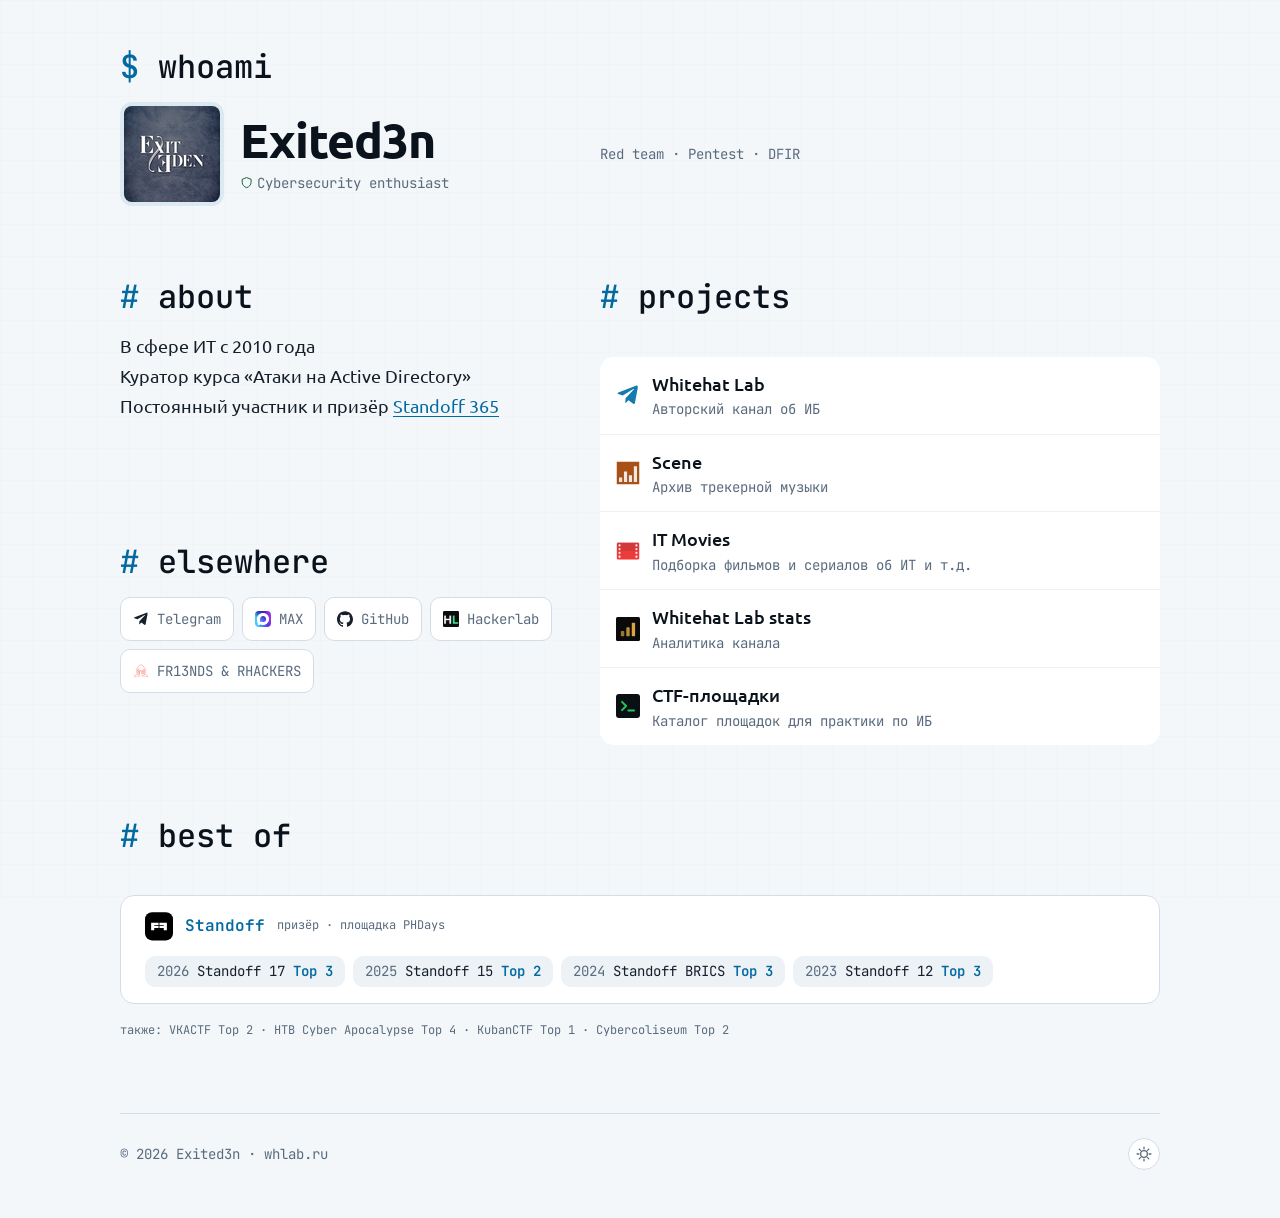
<file: index.html>
<!DOCTYPE html>
<html lang="ru">
<head>
  <meta charset="utf-8">
  <meta name="viewport" content="width=device-width, initial-scale=1">
  <title>Exited3n · Red team, Pentest, DFIR</title>
  <meta name="description" content="Exited3n: пентест и форензика. Telegram-канал об ИБ, архив трекерной музыки Scene, каталог CTF-площадок, статистика и подборка фильмов.">
  <meta name="theme-color" content="#0A0F14">
  <link rel="canonical" href="https://whlab.ru/">
  <link rel="icon" href="static/favicon.svg" type="image/svg+xml">
  <link rel="manifest" href="static/site.webmanifest">
  <!-- Счётчик живёт на другом хосте, поэтому соединение заранее: без этого
       каждая загрузка страницы сначала платит за DNS и TLS Яндекса. -->
  <link rel="preconnect" href="https://mc.yandex.ru" crossorigin>
  <meta property="og:type" content="website">
  <meta property="og:site_name" content="Exited3n">
  <meta property="og:locale" content="ru_RU">
  <meta property="og:title" content="Exited3n · Red team, Pentest, DFIR">
  <meta property="og:description" content="Exited3n: пентест и форензика. Telegram-канал об ИБ, архив трекерной музыки Scene, каталог CTF-площадок, статистика и подборка фильмов.">
  <meta property="og:url" content="https://whlab.ru/">
  <meta property="og:image" content="https://whlab.ru/static/ogimage.webp">
  <meta name="twitter:card" content="summary_large_image">
  <meta name="twitter:image" content="https://whlab.ru/static/ogimage.webp">
  <script>
  (function () {
    var KEY = 'whlab-theme';
    var stored = null;
    try { stored = localStorage.getItem(KEY); } catch (e) {}
    if (stored !== 'light' && stored !== 'dark') stored = null;
    if (stored) document.documentElement.setAttribute('data-theme', stored);

    var mq = window.matchMedia('(prefers-color-scheme: light)');
    var meta = document.querySelector('meta[name="theme-color"]');

    // До первого клика выбор сделан не пользователем, а системой: атрибут не
    // выставлен, и CSS тянет светлую палитру из prefers-color-scheme. Это
    // поведение не предлагается в переключателе — выбора два, а «следовать
    // за системой» это начальное состояние, из которого один клик выводит.
    function effective() {
      return stored ? stored : (mq.matches ? 'light' : 'dark');
    }
    function paint() {
      var e = effective();
      if (meta) meta.setAttribute('content', e === 'light' ? '#F4F7FA' : '#0A0F14');
      if (window.whlabTheme) window.whlabTheme.label(e);
    }
    window.whlabTheme = {
      get: function () { return stored; },
      effective: effective,
      label: function () {},
      toggle: function () {
        stored = effective() === 'dark' ? 'light' : 'dark';
        document.documentElement.setAttribute('data-theme', stored);
        try { localStorage.setItem(KEY, stored); } catch (e) {}
        paint();
      }
    };
    paint();
  })();
  </script>
  <link rel="stylesheet" href="css/tokens.css">
  <link rel="stylesheet" href="css/fonts.css">
  <link rel="stylesheet" href="css/style.css">
</head>
<body>
  <a class="skip" href="#main">Перейти к содержимому</a>
  <div class="wrapper">

    <header class="hero">
      <p class="hero__prompt"><span class="hero__prompt-mark">$</span>whoami</p>
      <div class="hero__id">
        <div class="hero__names">
          <h1 class="hero__name">Exited3n</h1>
          <p class="hero__tag"><span class="hero__shield" aria-hidden="true"><svg viewBox="0 0 24 24" fill="none" stroke="currentColor" stroke-width="1.8" stroke-linejoin="round" focusable="false"><path d="M12 2.8 20 5.9v5.6c0 4.6-3.3 7.6-8 9.7-4.7-2.1-8-5.1-8-9.7V5.9z"/></svg></span>Cybersecurity enthusiast</p>
        </div>
        <img class="hero__avatar" src="static/exited3n.png" alt="" width="96" height="96">
      </div>
      <p class="hero__role">Red team · Pentest · DFIR</p>
    </header>

    <main id="main">

      <section class="block" id="about">
        <h2 class="block__title"><span class="block__hash">#</span>about</h2>
        <ul class="facts">
          <li class="fact">В сфере ИТ с 2010 года</li>
          <li class="fact">Куратор курса «Атаки на Active Directory»</li>
          <li class="fact">Постоянный участник и призёр <a class="fact__link" href="https://standoff365.com/profile/Exited3n/" target="_blank" rel="noopener noreferrer">Standoff 365</a></li>
        </ul>
      </section>
      <section class="block block--panel" id="projects">
        <h2 class="block__title"><span class="block__hash">#</span>projects</h2>
        <!-- Одна панель со строками: три равные плитки читались как
             галерея, а это список того, что сделано. Порядок задан
             владельцем и означает приоритет: канал впереди (переход на
             него назван главной причиной прийти), дальше то, чем
             пользуются чаще, а каталог CTF-площадок уходит в конец
             как справка. -->
        <div class="panel">
          <a class="row row--accent" href="https://t.me/wh_lab" target="_blank" rel="noopener noreferrer">
            <span class="row__icon" aria-hidden="true"><svg viewBox="0 0 24 24" width="18" height="18" fill="currentColor"><path d="M21.9 4.3 18.9 20c-.2 1.1-.9 1.3-1.7.8l-4.7-3.5-2.3 2.2c-.3.3-.5.5-1 .5l.4-4.8L18 6.3c.4-.4-.1-.6-.6-.2L6.8 12.4 2.2 11c-1-.3-1-1 .2-1.5l18-7c.8-.3 1.5.2 1.2 1.8z"/></svg></span>
            <span class="row__body">
              <span class="row__name">Whitehat Lab</span>
              <span class="row__note">Авторский канал об ИБ</span>
            </span>
          </a>
          <a class="row" href="https://scene.whlab.ru" target="_blank" rel="noopener noreferrer">
            <span class="row__icon" aria-hidden="true"><img src="static/scene.svg" alt="" width="20" height="20"></span>
            <span class="row__body">
              <span class="row__name">Scene</span>
              <span class="row__note">Архив трекерной музыки</span>
            </span>
          </a>
          <a class="row" href="https://movies.whlab.ru" target="_blank" rel="noopener noreferrer">
            <span class="row__icon" aria-hidden="true"><img src="static/movies.png" alt="" width="20" height="20"></span>
            <span class="row__body">
              <span class="row__name">IT Movies</span>
              <span class="row__note">Подборка фильмов и сериалов об ИТ и т.д.</span>
            </span>
          </a>
          <a class="row" href="https://stats.whlab.ru" target="_blank" rel="noopener noreferrer">
            <span class="row__icon" aria-hidden="true"><img src="static/stats.svg" alt="" width="20" height="20"></span>
            <span class="row__body">
              <span class="row__name">Whitehat Lab stats</span>
              <span class="row__note">Аналитика канала</span>
            </span>
          </a>
          <a class="row" href="https://ctf.whlab.ru" target="_blank" rel="noopener noreferrer">
            <span class="row__icon" aria-hidden="true"><img src="static/ctf.svg" alt="" width="20" height="20"></span>
            <span class="row__body">
              <span class="row__name">CTF-площадки</span>
              <span class="row__note">Каталог площадок для практики по ИБ</span>
            </span>
          </a>
        </div>
      </section>
      <section class="block block--panel" id="best">
        <h2 class="block__title"><span class="block__hash">#</span>best of</h2>
        <!-- Четыре выступления Standoff в одной панели: по годам он
             попадал в три разных места и не читался как история. -->
        <div class="spotlight">
          <div class="spotlight__head">
            <span class="spotlight__icon" aria-hidden="true"><img src="static/standoff.svg" alt="" width="26" height="26"></span>
            <span class="spotlight__name">Standoff</span>
            <span class="spotlight__note">призёр · площадка PHDays</span>
          </div>
          <ul class="places">
            <li class="place"><span class="place__year">2026</span><span class="place__event">Standoff 17</span><span class="place__rank">Top 3</span></li>
            <li class="place"><span class="place__year">2025</span><span class="place__event">Standoff 15</span><span class="place__rank">Top 2</span></li>
            <li class="place"><span class="place__year">2024</span><span class="place__event" title="Standoff Red Team Scenarios">Standoff BRICS</span><span class="place__rank">Top 3</span></li>
            <li class="place"><span class="place__year">2023</span><span class="place__event">Standoff 12</span><span class="place__rank">Top 3</span></li>
          </ul>
        </div>
        <!-- Фоновые места: одна строка мелким моно. Ни кубков, ни
             медалей — отдельная графика сделала бы их равными Standoff.
             static/icons/trophy.svg и medal.svg после этого остались без
             ссылок; удалять их решает владелец, не прогон. -->
        <p class="also">также: VKACTF Top 2 · HTB Cyber Apocalypse Top 4 · KubanCTF Top 1 · Cybercoliseum Top 2</p>
      </section>
      <section class="block" id="elsewhere">
        <h2 class="block__title"><span class="block__hash">#</span>elsewhere</h2>
        <!-- Чипы по ширине содержимого, а не сетка: владелец будет
             добавлять ссылки, и фиксированная сетка ломалась бы на
             каждой новой. На узком экране чипы сами уходят в столбик. -->
        <ul class="chips">
          <li><a class="chip" href="https://t.me/wh_lab" target="_blank" rel="noopener noreferrer"><span class="chip__icon" aria-hidden="true"><svg viewBox="0 0 24 24" width="16" height="16" fill="currentColor"><path d="M21.9 4.3 18.9 20c-.2 1.1-.9 1.3-1.7.8l-4.7-3.5-2.3 2.2c-.3.3-.5.5-1 .5l.4-4.8L18 6.3c.4-.4-.1-.6-.6-.2L6.8 12.4 2.2 11c-1-.3-1-1 .2-1.5l18-7c.8-.3 1.5.2 1.2 1.8z"/></svg></span>Telegram</a></li>
          <li><a class="chip" href="https://max.ru/join/ByzPb9lbZJwBbvKvRvi3ioBNaFF9TyuXDy5vrIX48vs" target="_blank" rel="noopener noreferrer"><span class="chip__icon" aria-hidden="true"><img src="static/max.svg" alt="" width="16" height="16"></span>MAX</a></li>
          <li><a class="chip" href="https://github.com/akhomlyuk" target="_blank" rel="noopener noreferrer"><span class="chip__icon" aria-hidden="true"><svg viewBox="0 0 24 24" width="16" height="16" fill="currentColor"><path d="M12 .297c-6.63 0-12 5.373-12 12 0 5.303 3.438 9.8 8.205 11.385.6.113.82-.258.82-.577 0-.285-.01-1.04-.015-2.04-3.338.724-4.042-1.61-4.042-1.61C4.422 18.07 3.633 17.7 3.633 17.7c-1.087-.744.084-.729.084-.729 1.205.084 1.838 1.236 1.838 1.236 1.07 1.835 2.809 1.305 3.495.998.108-.776.417-1.305.76-1.605-2.665-.3-5.466-1.332-5.466-5.93 0-1.31.465-2.38 1.235-3.22-.135-.303-.54-1.523.105-3.176 0 0 1.005-.322 3.3 1.23.96-.267 1.98-.399 3-.405 1.02.006 2.04.138 3 .405 2.28-1.552 3.285-1.23 3.285-1.23.645 1.653.24 2.873.12 3.176.765.84 1.23 1.91 1.23 3.22 0 4.61-2.805 5.625-5.475 5.92.42.36.81 1.096.81 2.22 0 1.606-.015 2.896-.015 3.286 0 .315.21.69.825.57C20.565 22.092 24 17.592 24 12.297c0-6.627-5.373-12-12-12"/></svg></span>GitHub</a></li>
          <li><a class="chip" href="https://hackerlab.pro/users/Exited3n" target="_blank" rel="noopener noreferrer"><span class="chip__icon" aria-hidden="true"><img src="static/hackerlab.png" alt="" width="16" height="16"></span>Hackerlab</a></li>
          <li><a class="chip" href="https://standoff365.com/profile/community-group/fr13nds-rhackers" target="_blank" rel="noopener noreferrer"><span class="chip__icon" aria-hidden="true"><img src="static/fr13nds-rhackers.png" alt="" width="16" height="16"></span>FR13NDS &amp; RHACKERS</a></li>
        </ul>
      </section>

    </main>

    <footer class="footer">
      <p class="footer__copy">&copy; 2026 Exited3n &middot; whlab.ru</p>
      <button class="theme-toggle" type="button" data-theme-toggle aria-label="Тема оформления">
        <svg class="theme-toggle__icon theme-toggle__icon--sun" viewBox="0 0 24 24" width="18" height="18" aria-hidden="true" focusable="false">
          <circle cx="12" cy="12" r="4.5" fill="none" stroke="currentColor" stroke-width="1.7"/>
          <path d="M12 2.8v2.4M12 18.8v2.4M2.8 12h2.4M18.8 12h2.4M5.5 5.5l1.7 1.7M16.8 16.8l1.7 1.7M18.5 5.5l-1.7 1.7M7.2 16.8l-1.7 1.7" fill="none" stroke="currentColor" stroke-width="1.7" stroke-linecap="round"/>
        </svg>
        <svg class="theme-toggle__icon theme-toggle__icon--moon" viewBox="0 0 24 24" width="18" height="18" aria-hidden="true" focusable="false">
          <path d="M21 12.79A9 9 0 1 1 11.21 3 7 7 0 0 0 21 12.79z" fill="none" stroke="currentColor" stroke-width="1.7" stroke-linejoin="round"/>
        </svg>
      </button>
    </footer>

  </div>
  <script>
  (function () {
    var b = document.querySelector('[data-theme-toggle]');
    if (!b || !window.whlabTheme) return;
    window.whlabTheme.label = function (e) {
      // Какой знак видно — решаем здесь, а не в CSS. До первого клика
      // атрибута data-theme на <html> нет: страница следует за ОС, и
      // media-выражением не отличить «тёмная потому что так в системе»
      // от «тёмная потому что выбрали». Словом было 'dark'/'light',
      // теперь это data-атрибут на кнопке, а знак выбирает CSS.
      b.dataset.theme = e;
      b.setAttribute('aria-label', 'Тема оформления: ' +
        (e === 'light' ? 'светлая' : 'тёмная') + '. Нажмите, чтобы переключить');
    };
    b.addEventListener('click', function () { window.whlabTheme.toggle(); });
    window.whlabTheme.label(window.whlabTheme.effective());
  })();
  </script>

  <!-- Yandex.Metrika counter. Счётчик визитки, отдельный от movies.
       Номер в правом нижнем углу страницы дублируется намеренно: раскрытие
       обязано быть на самой странице, где идёт сбор, а не «где-то в
       политике», которой у визитки нет. -->
  <script type="text/javascript">
    (function(m,e,t,r,i,k,a){
        m[i]=m[i]||function(){(m[i].a=m[i].a||[]).push(arguments)};
        m[i].l=1*new Date();
        for (var j = 0; j < document.scripts.length; j++) {if (document.scripts[j].src === r) { return; }}
        k=e.createElement(t),a=e.getElementsByTagName(t)[0],k.async=1,k.src=r,a.parentNode.insertBefore(k,a)
    })(window, document,'script','https://mc.yandex.ru/metrika/tag.js?id=113542690', 'ym');

    ym(113542690, 'init', {ssr:true, clickmap:true, referrer: document.referrer, url: location.href, accurateTrackBounce:true, trackLinks:true});
  </script>
  <noscript><div><img src="https://mc.yandex.ru/watch/113542690" style="position:absolute; left:-9999px;" alt="" /></div></noscript>
  <!-- /Yandex.Metrika counter -->
</body>
</html>
</file>
<file: css/tokens.css>
/* Ops Console. Тёмная — референсная, светлая — та же структура в холодной
   инверсии. Общий язык с ctf-catalog, но набор токенов свой: палитра
   переиспользуется по назначению, а не копируется файлом, иначе первая же
   правка в одном проекте разъедется с остальными.

   Редизайн 2026-10-09: главный акцент — холодный голубой, зелёный ушёл
   в микро-сигналы под именем --signal. Контракты считаются скриптом
   tools/verify.py, а не на глаз: проверяются обе темы. */

:root {
  /* Поверхности, от фона к вложенным блокам */
  --bg: #0A0F14;
  --surface: #0F1620;
  --surface-2: #151E2A;

  /* Текст */
  --text: #DCE6F0;
  --text-strong: #F2F7FC;
  --muted: #7D8FA6;

  /* Границы: --border декоративный. Несёт смысл только там, где рисует
     контур поля — фокус идёт цветом --accent (спека §7). */
  --border: #1E2C3D;

  /* Акцент — холодный голубой из синевы фона, а не зелёный. Визитка
     эволюционирует, но не ломается: терминальный образ остаётся, просто
     главный цвет теперь холодный. Контраст: 8.98 на --bg, 8.48 на
     --surface, 7.84 на --surface-2 — текстовый порог 4.5 проходит
     с запасом в обеих темах. */
  --accent: #38BDF8;
  --accent-soft: rgba(56, 189, 248, 0.14);

  /* Подложка страницы: тонкая инженерная сетка. Визитка читается как
     чертёж, а не как витрина.
     Альфа подобрана на глаз по трём ступеням: 0.005 не видно вовсе,
     0.02 уже спорит с текстом и страница превращается в миллиметровку.
     0.012 — фактура, которую не замечаешь, но с её исчезновением
     становится плоско.

     Два размытых пятна — голубое и фиолетовое — убраны 2026-10-28. Они
     давали мягкий свет в углах, но синий с фиолетовым радиальным
     градиентом — самый узнаваемый след нейросетевой сборки. Фон остался
     плоским: глубину держит сетка.

     Значение rgba(), а не hex: сетка не имеет непрозрачного цвета, за
     который можно было бы посчитать контраст. */
  --grid-line: rgba(255, 255, 255, 0.012);

  /* Зелёный остался микро-сигналом: щит рядом с «Cybersecurity enthusiast»
     в шапке. Ховеры ушли в --accent 2026-10-28 — два акцента в
     интерактиве читались как два разных интерфейса на одной странице.
     Доминантой зелёный не был и раньше: 8.44 на --bg. */
  --signal: #22C55E;

  /* Фирменные цвета знаков. Telegram уставного синего #229ED9 на светлой
     плитке даёт 2.68:1 — ниже порога 3:1 для графики (WCAG 1.4.11),
     поэтому в светлой теме он темнее: #157BAE даёт 4.17:1 там и 3.58:1
     в тёмной, то есть проходит в обеих. */
  --tg: #229ED9;

  /* GitHub и MAX одноцветные, а их логотипы белые, поэтому в тёмной теме
     это белый, а в светлой — чернильный: фирменный чёрный GitHub на тёмной
     плитке даёт 1.07:1 и просто пропадает. */
  --brand-ink: #FFFFFF;

  /* Радиусы: карточки и панели крупнее плитки иконки, аватар между ними */
  --radius: 10px;
  --radius-md: 12px;
  --radius-lg: 14px;

  /* Аватар в шапке. 96px — размер исходника static/exited3n.png, а не
     плитки: вокруг картинки 4px подложки с каждой стороны, поэтому сама
     плитка шире. Токен, а не литерал в правиле: от него же считается
     плитка, и замена картинки на другой размер — это правка одной строки. */
  --avatar-size: 96px;

  --font: 'Ubuntu', -apple-system, BlinkMacSystemFont, 'Segoe UI', Roboto, sans-serif;
  --mono: 'JetBrains Mono', ui-monospace, 'SF Mono', 'Cascadia Code', Consolas, monospace;

  /* Шкала отступов — единственный источник. Магические rem запрещены.
     Ступени не обязаны быть все задействованы: убрать неиспользуемую —
     значит завтра возвращать, и шкала перестанет быть шкалой. */
  --space-1: 0.25rem;
  --space-2: 0.5rem;
  --space-3: 0.75rem;
  --space-4: 1rem;
  --space-5: 1.5rem;
  --space-6: 2rem;
  --space-7: 3rem;
  --space-8: 4rem;

  /* Отступ между секциями. Главный рычаг ритма страницы.

     2026-10-09 владелец посмотрел на собранную страницу и назвал 98px
     «очень много»: шкала clamp(4rem, 10vw, 7.5rem) давала на десктопе
     почти 100px между каждой секцией, и три больших шва съедали всю
     страницу. Сдвинуто на clamp(3rem, 6vw, 4.5rem): на 985px теперь 59px
     вместо 98px, на телефоне пол 48px вместо 64px, и потолок 72px вместо
     120px на широком мониторе.

     Нижняя граница 3rem — это ровно ступень --space-7 шкалы: seam на
     телефоне не схлопывается в ничего, а остаётся тем же отступом, который
     уже есть на странице внутри блоков. Верхняя 4.5rem оставлена с запасом
     от --space-8 (4rem): на 1440px 6vw даёт 86px, и без потолка страница
     снова разошлась бы в больших мониторах, где её жаловались в первый раз. */
  --space-section: clamp(3rem, 6vw, 4.5rem);

  /* --shadow удалён редизайном 2026-10-09: подъём на ховере ушёл вместе
     с круглыми карточками, а отклик дают рамка и цвет. На странице
     больше нет ни одного потребителя тени. */

  /* Спека §2: колонки — 1fr и 1.25fr на ширине min(1040px, 100% - 2rem).
     Двум колонкам нужно больше, чем одной: в правой подписи проектов
     идут в две строки («Авторский канал об информационной безопасности»), и на 900px
     она бы сжималась в обрезку. Враппер — единственное место, где ширина
     ограничивается; margin-inline центрирует. */
  --wrapper-max: 1040px;

  color-scheme: dark;
}

/* Страховка для состояния auto. В :root тёмная тема, а :root без атрибута —
   это ровно «выбор не сделан». Без этого правила пользователь со светлой ОС,
   не выбравший тему руками, получил бы тёмную страницу, и auto перестал бы
   означать «как в системе». :not([data-theme]) не задевает ни одну из
   явных тем — там атрибут стоит. */
@media (prefers-color-scheme: light) {
  :root:not([data-theme]) {
    --bg: #F4F7FA;
    --surface: #FFFFFF;
    --surface-2: #EDF2F7;

    --text: #16202B;
    --text-strong: #0A121C;
    --muted: #5A6B7E;

    --border: #D3DDE8;

    /* 5.52 на --bg, 5.93 на --surface, 5.27 на --surface-2 */
    --accent: #0369A1;
    --accent-soft: rgba(3, 105, 161, 0.1);

    /* Подложка в светлой теме: линия сетки рисуется не белым, а
       чернильным — на светлом белым не видно вовсе. Значение то же по
       альфе, а не по цвету, поэтому интенсивность фактуры от темы не
       зависит. */
    --grid-line: rgba(22, 32, 43, 0.012);

    /* 6.63 на --bg */
    --signal: #166534;

    --tg: #157BAE;
    --brand-ink: #16202B;

    color-scheme: light;
  }
}

/* Явная светлая тема — тот же набор значений, что и в prefers-color-scheme
   выше. Дублируется намеренно: :not([data-theme]) не срабатывает, когда
   атрибут выставлен, а угадывать по нему CSS не умеет. Расхождение между
   блоками ловит verify.py — оно превратило бы страницу в наполовину
   светлую молча. */
[data-theme='light'] {
  --bg: #F4F7FA;
  --surface: #FFFFFF;
  --surface-2: #EDF2F7;

  --text: #16202B;
  --text-strong: #0A121C;
  --muted: #5A6B7E;

  --border: #D3DDE8;

  --accent: #0369A1;
  --accent-soft: rgba(3, 105, 161, 0.1);

  /* Дублируется намеренно: --grid-line должен совпадать с блоком выше
     побайтно, иначе светлая тема возьмёт тёмное значение подложки.
     Ловит check_light_palette_consistency. */
  --grid-line: rgba(22, 32, 43, 0.012);

  --signal: #166534;

  --tg: #157BAE;
  --brand-ink: #16202B;

  color-scheme: light;
}
</file>
<file: css/fonts.css>
/* Шрифты. Без этого файла токены --font и --mono указывают на имена,
   которых у половины машин нет, и страница молча рисуется системным
   моноширинным: дизайн задуман иначе, а отлаживать это приходится
   замером ширины текста, потому что ни один инструмент об этом не
   скажет.

   Ubuntu — те же файлы, что и на movies.whlab.ru, перенесены сюда
   файлами: визитка самостоятельный репозиторий, общего пакета нет, а
   шрифты это ассеты, и дублировать их нормально (в отличие от палитры,
   где дублирование разъезжается при первой правке).

   JetBrains Mono привезён с Google Fonts под лицензией OFL и
   самохостингом: внешний запрос засветил бы визит в логах третьей
   стороны, а счётчики на этом домене мы только что убрали. */

@font-face {
  font-family: "Ubuntu";
  font-style: normal;
  font-weight: 400;
  font-display: swap;
  src: url("../static/fonts/ubuntu-cyrillic-400-normal.woff2") format("woff2");
  unicode-range: U+0020, U+00A0, U+0301, U+0400-045F, U+0490-0491, U+04B0-04B1, U+2116;
}
@font-face {
  font-family: "Ubuntu";
  font-style: normal;
  font-weight: 400;
  font-display: swap;
  src: url("../static/fonts/ubuntu-latin-400-normal.woff2") format("woff2");
  unicode-range: U+0020-007E, U+00A0-00FF, U+0131, U+0152-0153, U+02BC, U+02C6, U+02DA, U+02DC, U+0300-0301, U+0303, U+0309, U+0323, U+2002, U+2009, U+200B, U+2013-2014, U+2018-201A, U+201C-201E, U+2022, U+2026, U+2032-2033, U+2039-203A, U+2044, U+20AC, U+2122, U+2212, U+FEFF, U+FFFD;
}
@font-face {
  font-family: "Ubuntu";
  font-style: normal;
  font-weight: 500;
  font-display: swap;
  src: url("../static/fonts/ubuntu-cyrillic-500-normal.woff2") format("woff2");
  unicode-range: U+0020, U+00A0, U+0301, U+0400-045F, U+0490-0491, U+04B0-04B1, U+2116;
}
@font-face {
  font-family: "Ubuntu";
  font-style: normal;
  font-weight: 500;
  font-display: swap;
  src: url("../static/fonts/ubuntu-latin-500-normal.woff2") format("woff2");
  unicode-range: U+0020-007E, U+00A0-00FF, U+0131, U+0152-0153, U+02BC, U+02C6, U+02DA, U+02DC, U+0300-0301, U+0303, U+0309, U+0323, U+2002, U+2009, U+200B, U+2013-2014, U+2018-201A, U+201C-201E, U+2022, U+2026, U+2032-2033, U+2039-203A, U+2044, U+20AC, U+2122, U+2212, U+FEFF, U+FFFD;
}
@font-face {
  font-family: "Ubuntu";
  font-style: normal;
  font-weight: 700;
  font-display: swap;
  src: url("../static/fonts/ubuntu-cyrillic-700-normal.woff2") format("woff2");
  unicode-range: U+0020, U+00A0, U+0301, U+0400-045F, U+0490-0491, U+04B0-04B1, U+2116;
}
@font-face {
  font-family: "Ubuntu";
  font-style: normal;
  font-weight: 700;
  font-display: swap;
  src: url("../static/fonts/ubuntu-latin-700-normal.woff2") format("woff2");
  unicode-range: U+0020-007E, U+00A0-00FF, U+0131, U+0152-0153, U+02BC, U+02C6, U+02DA, U+02DC, U+0300-0301, U+0303, U+0309, U+0323, U+2002, U+2009, U+200B, U+2013-2014, U+2018-201A, U+201C-201E, U+2022, U+2026, U+2032-2033, U+2039-203A, U+2044, U+20AC, U+2122, U+2212, U+FEFF, U+FFFD;
}

/* JetBrains Mono. Диапазоны взяты из ответа Google Fonts для этого
   семейства, а не придуманы: у всех трёх файлов стояло U+0000-00FF, то
   есть одинаковое. Диапазоны перекрываются, а при совпадении выигрывает
   последнее объявление, то есть латинский файл. В нём нет кириллических
   глифов, поэтому весь русский текст в моноширинных элементах — а это
   .console__role, заголовки блоков и подписи разделов — уходил в
   системный шрифт по умолчанию и рисовался пропорциональным. Заметить
   это трудно: страница не падает, а без замера ширины не видно, что
   подставился другой шрифт.

   font-weight: 400 700 — это диапазон, и он здесь уместен: Google
   отдаёт один и тот же вариативный файл и на 400, и на 700. Проверить
   это можно только по URL в его css2, поиском строки "fvar" внутри
   woff2 не выйдет — в woff2 каталог таблиц хранится битовыми флагами,
   и имена известных таблиц в открытом виде не лежат.

   Сабсеты greek, vietnamese и latin-ext не заведены: на странице их
   символов нет, а файл ради несуществующего текста — это вес, который
   платит первый же посетитель. */
@font-face {
  font-family: "JetBrains Mono";
  font-style: normal;
  font-weight: 400 700;
  font-display: swap;
  src: url("../static/fonts/jetbrains-mono-cyrillic-ext.woff2") format("woff2");
  unicode-range: U+0460-052F, U+1C80-1C8A, U+20B4, U+2DE0-2DFF, U+A640-A69F, U+FE2E-FE2F;
}
@font-face {
  font-family: "JetBrains Mono";
  font-style: normal;
  font-weight: 400 700;
  font-display: swap;
  src: url("../static/fonts/jetbrains-mono-cyrillic.woff2") format("woff2");
  unicode-range: U+0301, U+0400-045F, U+0490-0491, U+04B0-04B1, U+2116;
}
@font-face {
  font-family: "JetBrains Mono";
  font-style: normal;
  font-weight: 400 700;
  font-display: swap;
  src: url("../static/fonts/jetbrains-mono-latin.woff2") format("woff2");
  unicode-range: U+0000-00FF, U+0131, U+0152-0153, U+02BB-02BC, U+02C6, U+02DA, U+02DC, U+0304, U+0308, U+0329, U+2000-206F, U+20AC, U+2122, U+2191, U+2193, U+2212, U+2215, U+FEFF, U+FFFD;
}
</file>
<file: css/style.css>
/* Раскладка визитки. Единственный источник цветов и отступов — tokens.css;
   здесь только форма. Правило: ни одного цвета и ни одного rem мимо
   токенов, иначе страница перестанет переключаться темой целиком.

   Редизайн 2026-10-09 «Консоль-герой». Одно отступов — clamp() из спеки,
   один размер — fluid-шкала clamp(): это единственные литералы в файле,
   и они записаны тут же с пояснением. */

*, *::before, *::after { box-sizing: border-box; }

body {
  margin: 0;
  background: var(--bg);
  color: var(--text);
  font-family: var(--font);
  font-size: 16px;
  /* Спека §4: 1.65 — главный рычаг воздуха после отступов секций. */
  line-height: 1.65;
  -webkit-font-smoothing: antialiased;

  /* Подложка страницы: сетка из двух взаимно перпендикулярных градиентов.
     Порядок слоёв читается снизу вверх: первым идёт самый дальний.

     Два размытых пятна (голубое и фиолетовое) убраны 2026-10-28. Они
     давали мягкий свет в верхних углах, но это ровно та пара цветов,
     по которой страницу узнают как собранную нейросетью: синий и
     фиолетовый радиальные градиенты. Плоский фон с сеткой читается
     спокойнее, и глубина осталась у фактуры, а не у свечения.

     Габариты сетки заданы в px: это абсолютные размеры, а не отступы,
     и rem здесь означал бы, что сетка дышит вместе с шириной окна. */
  background-image:
    linear-gradient(var(--grid-line) 1px, transparent 1px),
    linear-gradient(90deg, var(--grid-line) 1px, transparent 1px);
  background-size: 32px 32px, 32px 32px;
  background-repeat: repeat, repeat;
  /* fixed — сетка не едет при скролле. Минус известен: на мобильных
     браузерах фон с fixed перерисовывается на всё прокручивание, и
     дешёвый первый экран становится дорогим. На 32px-текстуре разница
     не видна глазом, поэтому оставляем — а на медленных устройствах
     первым делом отключать надо именно эту строку. */
  background-attachment: fixed;
}

/* --- Переход к содержимому ---------------------------------------------- */

/* Ссылка нужна только клавиатуре и скринридеру: мышью её не достать.
   clip-path вместо отрицательного left — элемент остаётся в дереве
   доступности и в порядке обхода, но не занимает места на экране.
   На фокусе показывается поверх шапки, в левом верхнем углу. */
.skip {
  position: fixed;
  top: var(--space-4);
  left: var(--space-4);
  z-index: 1;
  padding: var(--space-2) var(--space-4);
  border: 1px solid var(--accent);
  border-radius: var(--radius);
  background: var(--surface-2);
  color: var(--text-strong);
  text-decoration: none;
  clip-path: inset(50%);
}

.skip:focus { clip-path: none; }

/* Ширина страницы, спека §2: min(1040px, 100% - 2rem), где 1040px —
   это --wrapper-max из tokens.css. Отступ по бокам входит в
   100% - 2rem, поэтому padding-inline не нужен — иначе поля
   получились бы 2rem плюс ещё 1rem. Враппер — единственное место,
   где ширина ограничивается; margin-inline центрирует. */
.wrapper {
  width: min(var(--wrapper-max), 100% - 2rem);
  margin-inline: auto;
  padding-block: var(--space-7);
  display: flex;
  flex-direction: column;
  gap: var(--space-section);
}

/* --- Hero --------------------------------------------------------------- */

/* Hero по высоте контента. Распорка min-height: 70vh была спецификацией
   старой версии, но при коротком hero она оставляла под ним дыру в
   пол-экрана, а сверху ещё --space-section — двойной провал перед about.
   Контент прижат к началу по умолчанию, и первый экран не требует
   скролла именно потому, что контент идёт сразу за шапкой.

   Сетка, а не флекс: с 900px шапка повторяет колонки страницы, и одна
   раскладка должна уметь обе. До 900px это одна колонка — порядок в DOM
   совпадает с порядком на экране, поэтому order нигде не нужен. */
.hero {
  display: grid;
  grid-template-columns: 1fr;
  gap: var(--space-4);
}

/* $ whoami стоит в одном ряду с заголовками блоков: та же fluid-шкала
   24-32px, тот же вес 500 и --text-strong, тот же акцентный маркер.
   Раньше это была подпись 14px --muted — страница начиналась мелким серым
   текстом и дальше уходила в заголовки крупнее шапки. Теперь промпт
   читается как первая команда сессии, а имя — как её вывод.

   Кегль не 48px, как у имени: $ whoami это метка раздела, а не заголовок
   страницы, и второй крупный текст рядом с именем спорил бы с ним. */
.hero__prompt {
  margin: 0;
  font-family: var(--mono);
  font-size: clamp(1.5rem, 4vw, 2rem);
  font-weight: 500;
  line-height: 1.2;
  color: var(--text-strong);
}

/* Аватар слева от имени; ниже 640px он встаёт над именем. Плитка 104px:
   исходник 96px и 4px подложки с каждой стороны.

   Имя и подпись — один блок, а не два элемента сетки: подпись должна
   стоять вплотную под именем при любом размере аватара. Отдельным рядом
   она привязывалась бы к высоте плитки, и с плиткой 104px между именем
   и подписью открылась бы дыра в сорок пикселей. */
.hero__id {
  display: flex;
  align-items: center;
  gap: var(--space-4);
}

/* В разметке имя идёт первым, аватар — вторым: имя задаёт начало блока
   для чтения и скринридера, а картинка декоративная (alt=""), так что
   после заголовка ей нечего терять. На экране аватар всё равно слева:
   order ставит его перед именем, пока .hero__id остаётся флексом, а с
   900px он и так первая колонка грида. */
.hero__names {
  display: flex;
  flex-direction: column;
  gap: var(--space-2);
  min-width: 0;
}

/* Плитка шире картинки на подложку с обеих сторон: 96px исходника плюс
   4px подложки. object-fit: cover держит картинку квадратной, если
   исходник когда-нибудь переедет на другое соотношение. */
.hero__avatar {
  flex: none;
  order: -1;
  width: calc(var(--avatar-size) + 2 * var(--space-1));
  height: calc(var(--avatar-size) + 2 * var(--space-1));
  padding: var(--space-1);
  border-radius: var(--radius-md);
  background: var(--accent-soft);
  object-fit: cover;
}

/* Имя 32-48px — решение владельца 2026-10-10, против прежних 40-80px.
   Оно перестало быть главным пятном страницы: двухколоночная раскладка
   отдала первый экран блокам, и имя в 80px смотрелось вывеской поверх
   содержимого. Ubuntu, а не моноширинный — терминальность ушла в промпт
   и решётку заголовков, а имя читается как заголовок. */
.hero__name {
  margin: 0;
  font-family: var(--font);
  font-size: clamp(2rem, 5vw, 3rem);
  font-weight: 700;
  line-height: 1.05;
  letter-spacing: -0.02em;
  color: var(--text-strong);
  text-wrap: balance;
}

.hero__role {
  margin: 0;
  font-family: var(--mono);
  font-size: 0.875rem;
  color: var(--muted);
}

/* Подпись живёт под именем, а не после роли. Щит и «Cybersecurity
   enthusiast» — характеристика человека, а Red team · Pentest · DFIR —
   строка специализации в правой колонке; в одной строке они спорили за
   внимание и рвали подпись переносом на узких экранах.

   Подпись стоит вплотную под именем внутри .hero__names: отступ задаёт
   gap этого блока, а не поле слева, поэтому подпись остаётся под именем
   и на узком экране, где аватар встаёт над ним. */
.hero__tag {
  margin: 0;
  font-family: var(--mono);
  font-size: 0.875rem;
  color: var(--muted);
  white-space: nowrap;
}

/* Щит неразрывен со словом «enthusiast»: перенос разорвал бы связку
   пополам. Вертикальное выравнивание по нижнему краю — щит не должен
   прыгать в строке с кириллицей и латиницей разного роста. */
.hero__shield {
  display: inline-flex;
  align-items: baseline;
  vertical-align: -0.08em;
  margin-right: 0.3em;
  color: var(--signal);
}

.hero__shield svg { width: 0.95em; height: 0.95em; }

/* С 900px шапка повторяет сетку страницы: имя в левой колонке, роль — в
   правой. Колонки те же, что у main — 1fr / 1.25fr с тем же column-gap,
   поэтому правый край шапки совпадает с правым краем панели projects и
   глаз ведёт по одной вертикали сверху вниз.

   Роль выровнена по центру ряда, а не по базовой линии. Baseline здесь
   обманывает: .hero__id — грид с центрированными элементами, и наружу он
   не отдаёт линию имени, браузер синтезирует её по нижнему краю блока.
   Роль садилась на низ аватара — на 50px ниже имени. Центр ряда держит
   её на оптической линии имени: при 48px имени и 104px плитке базовая
   линия роли оказывается в трёх пикселях от линии имени, то есть на глаз
   они стоят на одной строке.

   900px — не произвол: роль в моно 14px занимает около 460px, и ниже
   этого порога правая колонка перестаёт вмещать её в одну строку.
   Медиа-условие отдельное от 640px: основной грид складывается раньше,
   потому что ему хватает и 700px, а шапке нужен запас на длинную роль. */
@media (min-width: 900px) {
  .hero {
    grid-template-columns: 1fr 1.25fr;
    grid-template-areas:
      'prompt prompt'
      'id     role';
    column-gap: var(--space-6);
    align-items: center;
  }

  .hero__prompt { grid-area: prompt; }

  /* Имя и подпись раскладываются колонками внутри .hero__id, а не в
     общем гриде: так подпись всегда прижата к имени, а аватар стоит
     слева независимо от их высоты. */
  .hero__id {
    grid-area: id;
    display: grid;
    grid-template-columns: auto 1fr;
    align-items: center;
  }

  .hero__avatar { order: 0; grid-column: 1; grid-row: 1; }
  .hero__names  { grid-column: 2; grid-row: 1; }

  .hero__role { grid-area: role; }
}

/* --- Секции ------------------------------------------------------------ */

/* Спека §2: широкий экран — две колонки, projects шире и тянется на обе
   строки. Названия областей вместо номеров строк: перестановка блоков
   в разметке не должна ломать раскладку, а области это выражают.
   Порядок в DOM (hero, about, projects, best, elsewhere) совпадает с
   порядком на узком экране, поэтому order не нужен нигде. */
main {
  display: grid;
  grid-template-areas:
    'about projects'
    'elsewhere projects'
    'best best';
  grid-template-columns: 1fr 1.25fr;
  column-gap: var(--space-6);
  /* Ряды без общего отступа: у каждого блока своя вертикальная ритмика,
     а один row-gap на все три ряда растянул бы промежуток между фактами
     в about до размера секции. */
  row-gap: 0;
  align-items: start;
}

#about     { grid-area: about; }
#projects  { grid-area: projects; }
#best      { grid-area: best; }
#elsewhere { grid-area: elsewhere; }

/* Вертикальные отступы внутри грида задаются полями: в гриде и во flex
   поля не схлопываются, поэтому ритмика предсказуема — в отличие от
   margin-top у соседних блочных элементов.

   Отступ между about и elsewhere несёт нижний блок, а не верхний.
   Причина в распределении лишней высоты: projects тянется на два ряда,
   и если он выше левой колонки, браузер делит разницу между рядами —
   отступ получался 100px вместо заявленных 24, и это читалось дырой.
   Токен на месте стыка делает шов таким же, как перед best of, и
   оставляет раскладке нечего распределять: колонка заполняется сама. */
#about     { margin-block-end: 0; }
#elsewhere { margin-block-start: var(--space-section); }

/* Отступ сверху у best — тот же --space-section, что и швы .wrapper.
     Раньше он стоял поверх block-gap, и над «#best of» получалась дыра
     в 198px — владелец отметил её отдельно, и именно она была самым
     заметным местом страницы. Теперь это ровно один шов, а не полтора:
     retune --space-section 2026-10-09 снял 40px отсюда и 39px у соседних
     секций, и третий ряд отделился от второго так же, как второй от
     первого. Отдельного числа здесь намеренно нет: если бы #best отодвигался
     не тем же токеном, правка ритма разъехалась бы в двух местах сразу. */
#best      { margin-block-start: var(--space-section); }

.block {
  display: flex;
  flex-direction: column;
  gap: var(--space-4);
  /* Грид-элемент по умолчанию не даёт сжиматься уже своего содержимого
     (min-width: auto). Длинная строка в карточке projects растянула бы
     трек 1.25fr шириной текста, и колонки перестали бы быть колонками —
     страница при этом выглядит рабочей, править придётся по факту. */
  min-width: 0;
}

/* Спека §4: mono 500, решётка вместо прежнего висячего `_`. Подчёркивание
   читалось как незакрытый промпт — незаконченная мысль, а решётка в
   начале читается как рут и рифмуется с `$ whoami` в шапке. */
.block__title {
  margin: 0;
  font-family: var(--mono);
  font-size: clamp(1.5rem, 4vw, 2rem);
  font-weight: 500;
  /* 1.2, а не унаследованные от body 1.65. Заголовок 32px занимал коробку
     52.8px: двадцать пикселей пустоты сверху и снизу, которых не видно в
     токенах, но которые складывались с gap блока. Отступ «по шкале» на
     деле был больше шкалы, и это читалось как забытый воздух. */
  line-height: 1.2;
  color: var(--text-strong);
  text-wrap: balance;
}

/* Отступ от заголовка до содержимого разный: у блоков с панелью он
   больше, панель тяжелее строки текста. Промежуточный отступ — тот же,
   что и под `$ whoami`, где промпт тоже отделён от содержимого. */
.block--panel > .block__title { margin-block-end: var(--space-5); }

/* Акцентный маркер общий у заголовков блоков и у `$ whoami` в шапке:
   решётка и доллар красятся одним и тем же --accent, поэтому промпт
   читается как первая команда той же сессии, что и `# about`.

   Пробел после маркера — 0.6em, ширина пробела в этой гарнитуре
   (замерено), и em, а не rem: заголовок течёт через clamp(), и
   фиксированный отступ разошёлся бы с ним на узких экранах. У промпта
   кегль тот же clamp, так что один margin обслуживает оба. */
.block__hash,
.hero__prompt-mark {
  color: var(--accent);
  margin-right: 0.6em;
}

/* about — список фактов, а не абзац: каждый пункт отвечает на свой
   вопрос, и ссылка внутри факта остаётся на своём месте при правке
   соседней строки. */
/* Факты читаются списком, а не тремя абзацами: 2026-10-09 владелец
   назвал их «растянутыми» и отметил все три. Поэтому gap ужат до
   --space-1, а межстрочный интервал самого факта — до 1.45 (было 1.65 от
   body, то есть 26.4px на 17px текста). Итоговый шаг строки списка вместо
   34.4px — около 29px: факты остаются отдельными строками, но стоят
   плотно, как список, а не как три абзаца с пустыми промежутками. */
.facts {
  list-style: none;
  margin: 0;
  padding: 0;
  display: flex;
  flex-direction: column;
  gap: var(--space-1);
}

.fact {
  /* 18px — ступень шкалы. Было 17px: размер, которого нет ни в одном
     шаге, и он ставил факты между body и названиями строк без причины. */
  font-size: 1.125rem;
  line-height: 1.45;
  color: var(--text);
  text-wrap: pretty;
}

.fact__link {
  color: var(--accent);
  text-decoration: none;
  border-bottom: 1px solid currentColor;
  transition: color 0.3s cubic-bezier(0.22, 1, 0.36, 1);
}

/* Ховер уводит ссылку в цвет основного текста, а не в зелёный: зелёный
   был вторым акцентом рядом с голубым, и ссылка при наведении меняла
   палитру страницы. Здесь меняется только вес — подчёркивание остаётся
   на месте, поэтому ссылка не прыгает. */
.fact__link:hover { color: var(--text-strong); }

.fact__link:focus-visible {
  outline: 2px solid var(--accent);
  outline-offset: 2px;
}

/* --- Чипы: лента ссылок ------------------------------------------------- */

/* Ширина по содержимому, а не сетка. Владелец добавляет ссылки, и
   фиксированная сетка ломалась бы на каждой новой: чип на flex-wrap
   занимает ровно свою ширину, новая ссылка встаёт в конец строки или
   переносится. На узком экране чипы перестают помещаться и сами уходят
   в столбик — отдельное медиа-правило не нужно. */
.chips {
  list-style: none;
  margin: 0;
  padding: 0;
  display: flex;
  flex-wrap: wrap;
  gap: var(--space-2);
}

/* li остаются обычными флекс-элементами, без display: contents. Бокс li
   и так равен ширине чипа: чип объявлен white-space: nowrap, поэтому
   min-content li равен его содержимому и перенос считается по ссылке.
   contents убрал бы пункты списка из дерева доступности у части
   браузеров и скринридеров — ради выигрыша, которого здесь нет. */

.chip {
  display: inline-flex;
  align-items: center;
  gap: var(--space-2);
  min-height: 44px;
  padding: var(--space-2) var(--space-3);
  border: 1px solid var(--border);
  border-radius: var(--radius);
  background: var(--surface);
  color: var(--muted);
  font-family: var(--mono);
  font-size: 0.875rem;
  text-decoration: none;
  white-space: nowrap;
  transition: color 0.3s cubic-bezier(0.22, 1, 0.36, 1),
              border-color 0.3s cubic-bezier(0.22, 1, 0.36, 1);
}

/* Ховер — в акцент, а не в зелёный: --signal остался микро-сигналом щита
   в шапке, и вторым акцентом в интерактиве он больше не работает. */
.chip:hover {
  color: var(--accent);
  border-color: var(--accent);
}

.chip:active { background: var(--surface-2); }

.chip__icon {
  flex: none;
  display: grid;
  place-items: center;
  width: 16px;
  height: 16px;
  color: var(--brand-ink);
}

.chip__icon img,
.chip__icon svg {
  display: block;
  width: 100%;
  height: 100%;
  object-fit: contain;
}

.chip__icon svg { fill: currentColor; }

/* --- Projects: одна широкая панель ------------------------------------- */

.panel {
  background: var(--surface);
  border-radius: var(--radius-lg);
  overflow: hidden;
}

.panel > .row + .row { border-top: 1px solid var(--surface-2); }

.row {
  display: flex;
  align-items: center;
  gap: var(--space-3);
  min-height: 56px;
  padding: var(--space-3) var(--space-4);
  text-decoration: none;
  color: inherit;
  transition: background 0.3s cubic-bezier(0.22, 1, 0.36, 1),
              box-shadow 0.3s cubic-bezier(0.22, 1, 0.36, 1);
}

.row:hover { background: var(--surface-2); }

/* Нажатие отмечается полосой у левого края: фон уже занят ховером, и
   второй оттенок поверхности рядом с первым неразличим. Тень рисуется
   внутрь строки — панель обрезает всё, что выходит наружу. */
.row:active {
  background: var(--surface-2);
  box-shadow: inset 2px 0 0 var(--accent);
}

/* Знак без плашки. Плашка 36px с заливкой --surface-2 была фоном для
   глифа, но четыре из пяти знаков — это favicon чужого проекта со своей
   квадратной подложкой внутри файла. Плашка под плашкой давала рамку в
   рамке: у Scene оранжевый квадрат в сером, у stats и ctf тёмный в
   тёмном. Знак — это сам файл, второй фон ему не нужен.

   Размер 24px, а не 20px: без плашки 20px читались как значки в списке
   настроек, а не как проекты. 24px держит вес строки, не споря с
   названием, и попадает в тот же диапазон, что знак спотлайта (28px).

   object-fit: contain оставлен: знаки разной природы (svg и растр)
   приводятся к одному боксу, а не растягиваются под него. */
.row__icon {
  flex: none;
  display: grid;
  place-items: center;
  width: 24px;
  height: 24px;
  color: var(--accent);
}

.row__icon img,
.row__icon svg {
  display: block;
  width: 24px;
  height: 24px;
  object-fit: contain;
}

.row__icon svg { fill: currentColor; }

/* Знак канала в фирменном цвете: он и без подписи узнаётся, а общий
   акцент на первой строке сделал бы её просто ещё одной. */
.row--accent .row__icon {
  color: var(--tg);
}

/* Название и подпись прижаты друг к другу: интерлиньяж обоих (1.65) уже
   даёт воздух между строками, а прежний gap в 4px добавлял к нему ещё
   один зазор, и пара читалась как два отдельных пункта списка. */
.row__body {
  display: flex;
  flex-direction: column;
  min-width: 0;
}

.row__name {
  color: var(--text-strong);
  font-size: 1.125rem;
  font-weight: 500;
}

.row__note {
  color: var(--muted);
  font-family: var(--mono);
  font-size: 0.875rem;
}

/* Кольцо фокуса на строке панели рисуется внутрь строки: снаружи его
   срезал бы overflow панели, и первая строка потеряла бы индикатор
   фокуса целиком.

   Селектор с `.panel` — не украшение, а единственная причина, по которой
   правило вообще работает. Общее правило фокуса ниже перечисляет
   `.row:focus-visible` рядом с чипами и кнопками и объявляет
   `outline-offset: 2px`. У простого `.row:focus-visible` специфичность
   была бы такая же, (0,2,0), и побеждал бы более поздний по тексту —
   то есть общий отступ 2px, а кольцо срезал бы overflow панели. Лишний
   класс поднимает правило до (0,3,0) и делает отступ -2px независимым от
   порядка правил в файле: переставить блоки местами или перенести это
   правило выше общего больше ничего не сломает. В общий список фокуса
   `outline-offset` для `.row` возвращать нельзя. */
.panel .row:focus-visible { outline-offset: -2px; }

/* --- best of ------------------------------------------------------------ */

/* Рамка по кругу, а не полоса слева. Полоса рисовала у карточки одну
   сторону — приём, который читается как закладка или обрезанный край,
   а не как рамка. Тонкий контур по всему периметру держит карточку
   целиком и не спорит с панелью projects, у которой рамки нет вовсе. */
.spotlight {
  background: var(--surface);
  border: 1px solid var(--border);
  border-radius: var(--radius-lg);
  padding: var(--space-4) var(--space-5);
}

.spotlight__head {
  display: flex;
  align-items: center;
  gap: var(--space-3);
  flex-wrap: wrap;
}

.spotlight__icon {
  flex: none;
  display: grid;
  place-items: center;
  width: 28px;
  height: 28px;
  border-radius: var(--radius);
  background: var(--surface-2);
  color: var(--accent);
}

.spotlight__icon img {
  display: block;
  width: 100%;
  height: 100%;
  object-fit: contain;
}

.spotlight__name {
  font-family: var(--mono);
  font-size: 1rem;
  font-weight: 600;
  color: var(--accent);
}

.spotlight__note {
  font-family: var(--mono);
  font-size: 0.75rem;
  color: var(--muted);
}

.places {
  list-style: none;
  margin: var(--space-4) 0 0;
  padding: 0;
  display: flex;
  flex-wrap: wrap;
  gap: var(--space-2);
}

.place {
  display: inline-flex;
  align-items: baseline;
  gap: var(--space-2);
  padding: var(--space-1) var(--space-3);
  background: var(--surface-2);
  border-radius: var(--radius);
  font-family: var(--mono);
  font-size: 0.875rem;
  color: var(--text);
}

/* Год и место — атомарные подписи, и переносить их нельзя.

  На 320px панель отдаёт ленте мест 238px (288 полосы минус 2px рамки и
  48px полей), а плитка с местом занимает 208px. Флекс сжимает её, и
  сжимается не панель, а подписи внутри: перенос названия площадки ещё
  терпим, а «Top / 3» — это уже не перенос, а опечатка, и плитка
  становится вдвое выше соседних. С неразрывными подписями сжимается
  только название площадки, и то по границе слова.

  Перенос названия площадки терпим, но не решает задачи: полное «Standoff
  Red Team Scenarios» просит с плиткой 267px против 238px полосы, флекс
  сжимает плитку, и перенос падает на название — плитка 2024 становится
  54px против 31px у соседей (замерено в браузере на 320px). Поэтому в
  плитке стоит короткое «Standoff BRICS» (233px, запас 5px), а полное
  название унесено в title того же span, где оно не борется за ширину.
  Вернуть полное название в плитку нельзя: white-space: nowrap на
  .place__event убирает перенос, но не ширину — плитка станет 267px и
  перестанет влезать в ленту. Это ловит check_wrapping_tiles в
  tools/narrow_test.py. Подпись впритык: если место снова поедет —
  сокращать BRICS, не год и не место. */
.place__year { color: var(--muted); white-space: nowrap; }
.place__rank { color: var(--accent); font-weight: 600; white-space: nowrap; }

/* Фоновые места: приглушённая строка под панелью. Разница масштаба
   с панелью и есть весь смысл — Standoff читается первым без
   цветовых пятен.

   `margin: 0` — не украшение, а необходимое объявление. Отступ сверху
   должен нести контейнер: #best это .block, то есть флекс-колонка с
   gap: var(--space-4), и своего margin у .also быть не должно, иначе он
   сложится с gap. Но и убрать объявление целиком нельзя: .also это <p>,
   а в файле нет сброса для p (только body { margin: 0 }), поэтому без
   margin: 0 сверху вступает пользовательский агент — 1em, и отступ под
   панелью становится gap плюс эти 13px вместо одного gap. `margin: 0`
   обнуляет обе границы, и единственный отступ, который остаётся, —
   gap контейнера; внизу он тоже не нужен, там отступ до следующего
   блока задаёт уже сам .block. */
.also {
  margin: 0;
  font-family: var(--mono);
  font-size: 0.75rem;
  line-height: 1.75;
  color: var(--muted);
}

/* --- Footer ------------------------------------------------------------- */

/* Спека §3: копирайт и переключатель темы в подвале. Переключатель
   уехал из header, где он конкурировал с именем за внимание. */
.footer {
  display: flex;
  align-items: center;
  justify-content: space-between;
  gap: var(--space-4);
  padding-top: var(--space-5);
  border-top: 1px solid var(--border);
}

.footer__copy {
  margin: 0;
  font-family: var(--mono);
  font-size: 0.875rem;
  color: var(--muted);
}

/* --- Переключатель темы ------------------------------------------------ */

.theme-toggle {
  flex: none;
  display: grid;
  place-items: center;
  width: 32px;
  height: 32px;
  /* flex: none обязателен: без него кнопка — гибкий элемент, и при
     переносе текста рядом она сжимается; border-radius: 50% на
     вытянутом боксе рисует эллипс вместо круга — луна и солнце
     выглядели плющеными. */
  flex: none;
  padding: 0;
  border: 1px solid var(--border);
  border-radius: 50%;
  background: var(--surface);
  color: var(--muted);
  cursor: pointer;
  transition: color 0.3s cubic-bezier(0.22, 1, 0.36, 1),
              border-color 0.3s cubic-bezier(0.22, 1, 0.36, 1);
}

.theme-toggle__icon { display: none; }

/* Иконка не должна ни сжиматься, ни переполнять кнопку. Ширина и
   высота заданы явно, а не наследуются из HTML-атрибутов: без
   flex-shrink SVG внутри grid-сетки занимает всю доступную ячейку. */
.theme-toggle__icon {
  width: 18px;
  height: 18px;
  flex: none;
}

/* Какой знак видно — решает CSS по data-атрибуту, который скрипт
   ставит на кнопку: до первого клика атрибута data-theme на <html>
   нет, и media-выражением не отличить «тёмная потому что так в
   системе» от «тёмная потому что выбрали». */
.theme-toggle[data-theme='light'] .theme-toggle__icon--sun,
.theme-toggle[data-theme='dark'] .theme-toggle__icon--moon {
  display: block;
}

.theme-toggle:hover {
  color: var(--accent);
  border-color: var(--accent);
}

.theme-toggle:active { background: var(--surface-2); }

/* --- Фокус -------------------------------------------------------------- */

/* Спека §7: 2px цветом акцента на всех интерактивах. Отступ 2px — для
   всех, кроме строк панели projects: их кольцо уходит внутрь строки, и
   это переопределяет правило `.panel .row:focus-visible` повышенной
   специфичности. */
.chip:focus-visible,
.row:focus-visible,
.fact__link:focus-visible,
.theme-toggle:focus-visible,
.skip:focus-visible {
  outline: 2px solid var(--accent);
  outline-offset: 2px;
}

/* --- Мобильный < 640px -------------------------------------------------- */

/* Спека §2.2 и §6: ниже 640px — одна колонка в порядке DOM. Области
   перечислены явно, а не сброшены в auto: порядок чтения обязан быть
   виден в коде, иначе возвращение порядка в DOM не заметит ни один
   прогон. Отступы секций сползают к нижней границе clamp() сами.

   Нижняя граница --space-section после правки 2026-10-09 — 3rem, то есть
   48px на телефоне против прежних 64px: seam стал плотнее, но не схлопнулся
   в ноль (замерено в браузере на 320px). Поэтому поля обёртки здесь
   оставлены на --space-5 (24px), а не опущены до --space-3: 24 и 48 —
   два порядка, и низ страницы не прилипает к краю окна. */
@media (max-width: 640px) {
  main {
    grid-template-areas:
      'about'
      'projects'
      'best'
      'elsewhere';
    grid-template-columns: 1fr;
  }

  #about    { margin-block-end: var(--space-section); }
  #projects { margin-block-end: var(--space-section); }

  /* В одной колонке шов над elsewhere уже даёт about, и второй такой же
     сверху сложился бы с ним в двойной промежуток. */
  #elsewhere { margin-block-start: 0; }

  /* У best на широком экране отступ сверху: он третий ряд и отделён от
     верхних блоков. В одной колонке над ним стоит projects, который уже
     отодвинут своим margin-block-end, а поля в гриде не схлопываются —
     без сброса промежуток projects → best вышел бы вдвое больше всех
     остальных. Сброс полный (0 сверху), а не уменьшение до --space-5:
     снизу best и так отодвинут своим --space-section, и на 320px это
     48px — ещё 48 сверху дали бы дыру в 96px подряд. */
  #best     { margin-block: 0 var(--space-section); }

  .hero__id {
    flex-direction: column;
    align-items: flex-start;
    gap: var(--space-3);
  }

  .wrapper { padding-block: var(--space-5); }
}

/* --- Reduced motion ----------------------------------------------------- */

/* Спека §7: движение при вестибулярных нарушениях — не украшение, а
   помеха, поэтому выключаются переходы. Подъёма на ховере на странице
   больше нет: он ушёл вместе с круглыми карточками и тенью, а отклик
   дают рамка и цвет. Гасить нечего, поэтому transform здесь не
   упоминается — иначе правило охраняло бы пустоту. Переходы при этом
   остались: строка панели projects меняет фон под курсором, как чип —
   цвет и рамку. */
@media (prefers-reduced-motion: reduce) {
  .chip, .row, .theme-toggle, .fact__link { transition: none; }
}

/* --- Печать ------------------------------------------------------------- */

/* Визитку реально печатают — из неё делают визитки. Тёмный фон на
   печати съедает тонер, а текст, нарисованный --muted, при выключенных
   фонах печатающего диалога может оказаться белым на белом. Поэтому
   цвета подставляются явно, а не «надеемся, что браузер догадается». */
@media print {
  :root {
    --bg: #FFFFFF;
    --surface: #FFFFFF;
    --surface-2: #FFFFFF;
    --text: #000000;
    --text-strong: #000000;
    --muted: #333333;
    --border: #BBBBBB;
    --accent: #0369A1;
    --signal: #166534;

    /* Фирменные знаки печатались белилами по белому и просто исчезали:
       --brand-ink в тёмной теме это #FFFFFF, и на бумаге он неотличим
       от фона. Telegram-синий #229ED9 даёт на белом 2.68:1, то есть ниже
       порога даже для графики — на печати он тоже темнеет. Тонированная
       плитка аватара на бумаге не нужна вовсе. */
    --brand-ink: #000000;
    --tg: #157BAE;
    --accent-soft: #FFFFFF;

    /* Подложка на бумаге не нужна: сетка — фактура экрана, а на листе
       она либо не печатается вовсе, либо съедает тонер серой кашей.
       Гасится токенами, а не background-image: none, потому что те же
       токены могут пригодиться вложенным элементам. */
    --grid-line: transparent;
  }

  /* Гасим и сам background-image: фон по умолчанию печатать не
     отказывает, и явное правило надёжнее, чем надежда на диалог. */
  body {
    background: #FFFFFF;
    background-image: none;
  }

  /* Спека §7: на листе одна колонка в порядке чтения. Области названы
     явно, а не сброшены в auto — иначе возвращение двух колонок на
     печати не заметил бы ни один прогон. */
  main {
    grid-template-areas:
      'about'
      'projects'
      'best'
      'elsewhere';
    grid-template-columns: 1fr;
  }

  #about, #projects, #best { margin-block-end: var(--space-5); }

  /* У best сверху есть отступ, и он не от кого-то: широкая раскладка
     отодвигает третий ряд от двух верхних, потому что projects тянется
     на оба ряда правой колонки. На листе в одну колонку этого
     родства нет, а поле остаётся: медиа-условия не складываются,
     блок 640px на A4 (794px) и Letter (816px) не действует вовсе.
     Поля в гриде не схлопываются, поэтому промежуток projects → best
     сложился бы из двух — своего margin-block-end и чужого margin-block-start
     у best — и стал бы вдвое шире соседних.

     Числа в пояснении пришлось переписать вместе со шкалой 2026-10-09:
     --space-section теперь clamp(3rem, 6vw, 4.5rem), то есть 48px на A4
     (было 79px), и дыра над панелью Standoff вышла 72px против 24px у
     остальных промежутков на бумаге — тройка, а не четверка. Правило
     осталось: печатный блок под @media 640px не попадает, и снимать
     margin-block-start у best обязан он сам. */
  #best { margin-block-start: 0; }

  /* Шов перед elsewhere в печати даёт margin-block-end у best, как и на
     остальных стыках: колонка одна, и верхнее поле блока здесь было бы
     вторым отступом поверх первого. */
  #elsewhere { margin-block-start: 0; }

  /* Скругление панели держится на обрезании: на бумаге углы должны быть
     прямыми, и панель обязана отдать этот угол содержимому строк. */
  .panel {
    border-radius: 0;
    overflow: visible;
  }

  .spotlight { border-radius: 0; }

  /* Блок не должен рваться пополам между страницами. Тени на странице нет
     (--shadow убран редизайном), поэтому правило охраняет только разрыв. */
  .hero,
  .chip,
  .row,
  .spotlight,
  .panel { break-inside: avoid; }

  .theme-toggle { display: none; }

  a[href]::after {
    content: " (" attr(href) ")";
    font-size: 0.75em;
    color: #555555;
  }

  /* Адрес в конце ссылки должен помещаться на лист любого размера, а
     правило выше печатает его у КАЖДОЙ ссылки, включая чипы. На экране
     чип помещается в полосу, на бумаге — нет: .chip объявлен
     white-space: nowrap, а самый широкий адрес (max.ru/join/…) даёт
     вместе с подписью около 665px против 527px полосы A5 и 289px
     полосы визитки 85 мм. A4 проходит случайно, и до первого
     распечатанного черновика это не видно: на превью страница
     выглядит рабочей, а на бумаге вылезает за поля.

     Перенос — правильное решение, а не скрытие адреса: визитку
     печатают именно потому, что её потом отдают в руки, и адрес
     max.ru/join/… на карточке нужен больше, чем его целостность в одну
     строку. overflow-wrap: anywhere нужен отдельно от
     white-space: normal — в адресе нет пробелов, и по ним одним он не
     переносится ни при каком normal. */
  .chip {
    white-space: normal;
    overflow-wrap: anywhere;
  }
}
</file>
